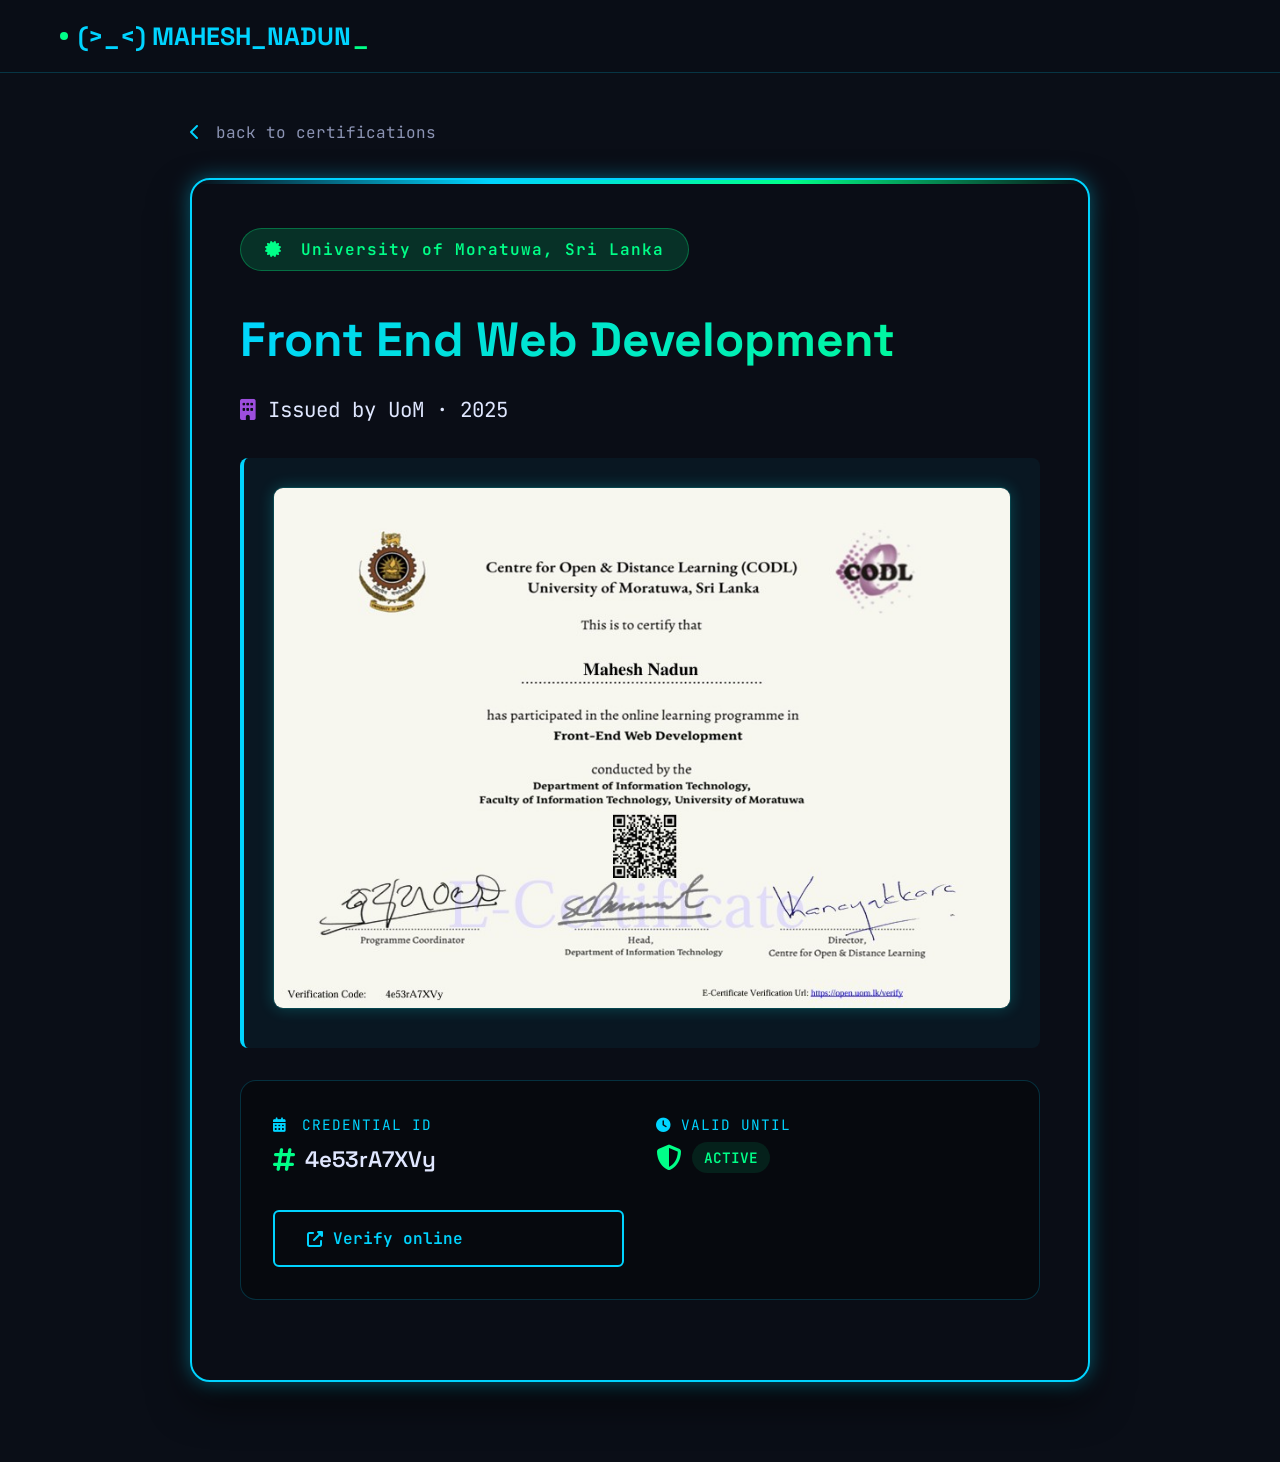
<file: FrontEndWebDevelopmentE-Certificate.html>
<!DOCTYPE html>
<html lang="en">
<head>
    <link href="https://unpkg.com/aos@2.3.1/dist/aos.css" rel="stylesheet">
    <meta name="viewport" content="width=device-width, initial-scale=1.0">
    <meta charset="UTF-8">
    <meta name="viewport" content="width=device-width, initial-scale=1.0">
    <title>Mahesh Nadun · Certificate</title>

    <link rel="stylesheet" href="https://cdnjs.cloudflare.com/ajax/libs/font-awesome/6.4.0/css/all.min.css">

    <link href="https://fonts.googleapis.com/css2?family=Space+Grotesk:wght@300;400;500;600;700&family=JetBrains+Mono:wght@300;400&display=swap" rel="stylesheet">
    
    <link rel="stylesheet" href="allCertificate.css">
</head>
<body data-aos="fade-up">

    <header class="header" id="header">
        <div class="nav-container">
            <a href="#home" class="logo">
                <span class="logo-dot"></span>
                <span id="scramble-text" class="scramble-text">(>_<) MAHESH_NADUN</span>
            </a>
        </div>
    </header>

    <section class="certificate-page">
        <div class="certificate-container">
            
            <a href="index.html" class="back-link"><i class="fas fa-chevron-left"></i> back to certifications</a>

            <div class="cert-card-single">
                <span class="cert-badge-large"><i class="fas fa-certificate" style="margin-right: 8px;"></i> University of Moratuwa, Sri Lanka</span>
                <h2> Front End Web Development</h2>
                
                <div class="cert-issuer">
                    <i class="fas fa-building"></i> Issued by UoM · 2025
                </div>

                <div class="cert-description">
                    <img src="FrontEndWebDevelopmentE-Certificate.jpg" alt="Certified Ethical Hacker Certificate" class="cert-image">
                </div>

                <div class="cert-meta-grid">
                    <div class="meta-item">
                        <span class="meta-label"><i class="fas fa-calendar-alt" style="margin-right: 5px;"></i> Credential ID</span>
                        <span class="meta-value"><i class="fas fa-hashtag"></i> 4e53rA7XVy</span>
                    </div>
                    <div class="meta-item">
                        <span class="meta-label"><i class="fas fa-clock"></i> Valid until</span>
                        <span class="meta-value"><i class="fas fa-shield-alt"></i>   <span class="verify-badge">ACTIVE</span></span>
                </div>

                    <a href="https://open.uom.lk/lms/?redirect=0" class="btn btn-outline" target="_blank">
                        <i class="fas fa-external-link-alt"></i> Verify online
                    </a>
                </div>
            </div>
        </div>
    </section>
            <script src="https://unpkg.com/aos@2.3.1/dist/aos.js"></script>
<script>
    AOS.init({
        duration: 1000,
        once: true
    });
</script>
</body>
</html>
</file>
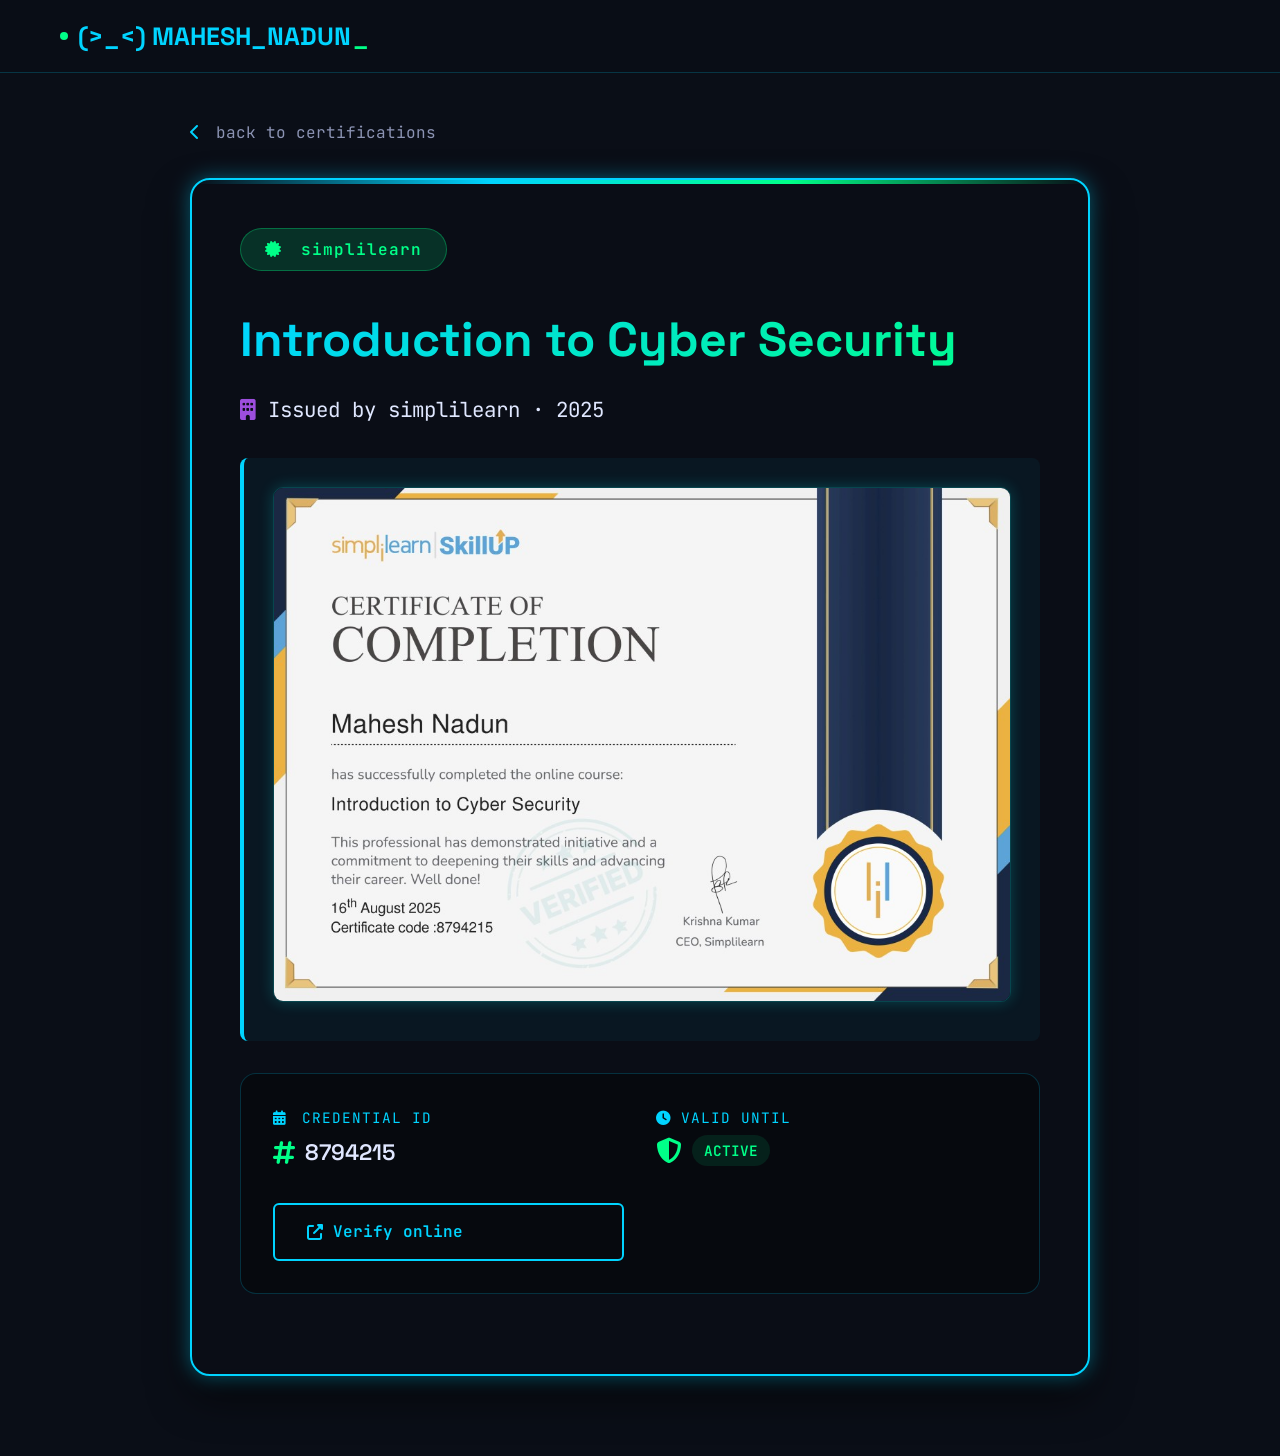
<file: IntroductiontoCyberSecurity.html>
<!DOCTYPE html>
<html lang="en">
<head>
    <link href="https://unpkg.com/aos@2.3.1/dist/aos.css" rel="stylesheet">
    <meta name="viewport" content="width=device-width, initial-scale=1.0">
    <meta charset="UTF-8">
    <meta name="viewport" content="width=device-width, initial-scale=1.0">
    <title>Mahesh Nadun · Certificate</title>

    <link rel="stylesheet" href="https://cdnjs.cloudflare.com/ajax/libs/font-awesome/6.4.0/css/all.min.css">

    <link href="https://fonts.googleapis.com/css2?family=Space+Grotesk:wght@300;400;500;600;700&family=JetBrains+Mono:wght@300;400&display=swap" rel="stylesheet">
    
    <link rel="stylesheet" href="allCertificate.css">
</head>
<body data-aos="fade-up">

    <header class="header" id="header">
        <div class="nav-container">
            <a href="#home" class="logo">
                <span class="logo-dot"></span>
                <span id="scramble-text" class="scramble-text">(>_<) MAHESH_NADUN</span>
            </a>
        </div>
    </header>

   
    <section class="certificate-page">
        <div class="certificate-container">
            
            <a href="index.html" class="back-link"><i class="fas fa-chevron-left"></i> back to certifications</a>

            <div class="cert-card-single">
                <span class="cert-badge-large"><i class="fas fa-certificate" style="margin-right: 8px;"></i> simplilearn</span>
                <h2> Introduction to Cyber Security</h2>
                
                <div class="cert-issuer">
                    <i class="fas fa-building"></i> Issued by simplilearn · 2025
                </div>

                <div class="cert-description">
                    <img src="IntroductiontoCyberSecurity.jpg" alt="Certified Ethical Hacker Certificate" class="cert-image">
                </div>

                <div class="cert-meta-grid">
                    <div class="meta-item">
                        <span class="meta-label"><i class="fas fa-calendar-alt" style="margin-right: 5px;"></i> Credential ID</span>
                        <span class="meta-value"><i class="fas fa-hashtag"></i> 8794215</span>
                    </div>
                    <div class="meta-item">
                        <span class="meta-label"><i class="fas fa-clock"></i> Valid until</span>
                        <span class="meta-value"><i class="fas fa-shield-alt"></i>   <span class="verify-badge">ACTIVE</span></span>
                </div>

                    <a href="https://lms.simplilearn.com/" class="btn btn-outline" target="_blank">
                        <i class="fas fa-external-link-alt"></i> Verify online
                    </a>
                </div>
            </div>
        </div>
    </section>
        <script src="https://unpkg.com/aos@2.3.1/dist/aos.js"></script>
<script>
    AOS.init({
        duration: 1000,
        once: true
    });
</script>
</body>
</html>
</file>
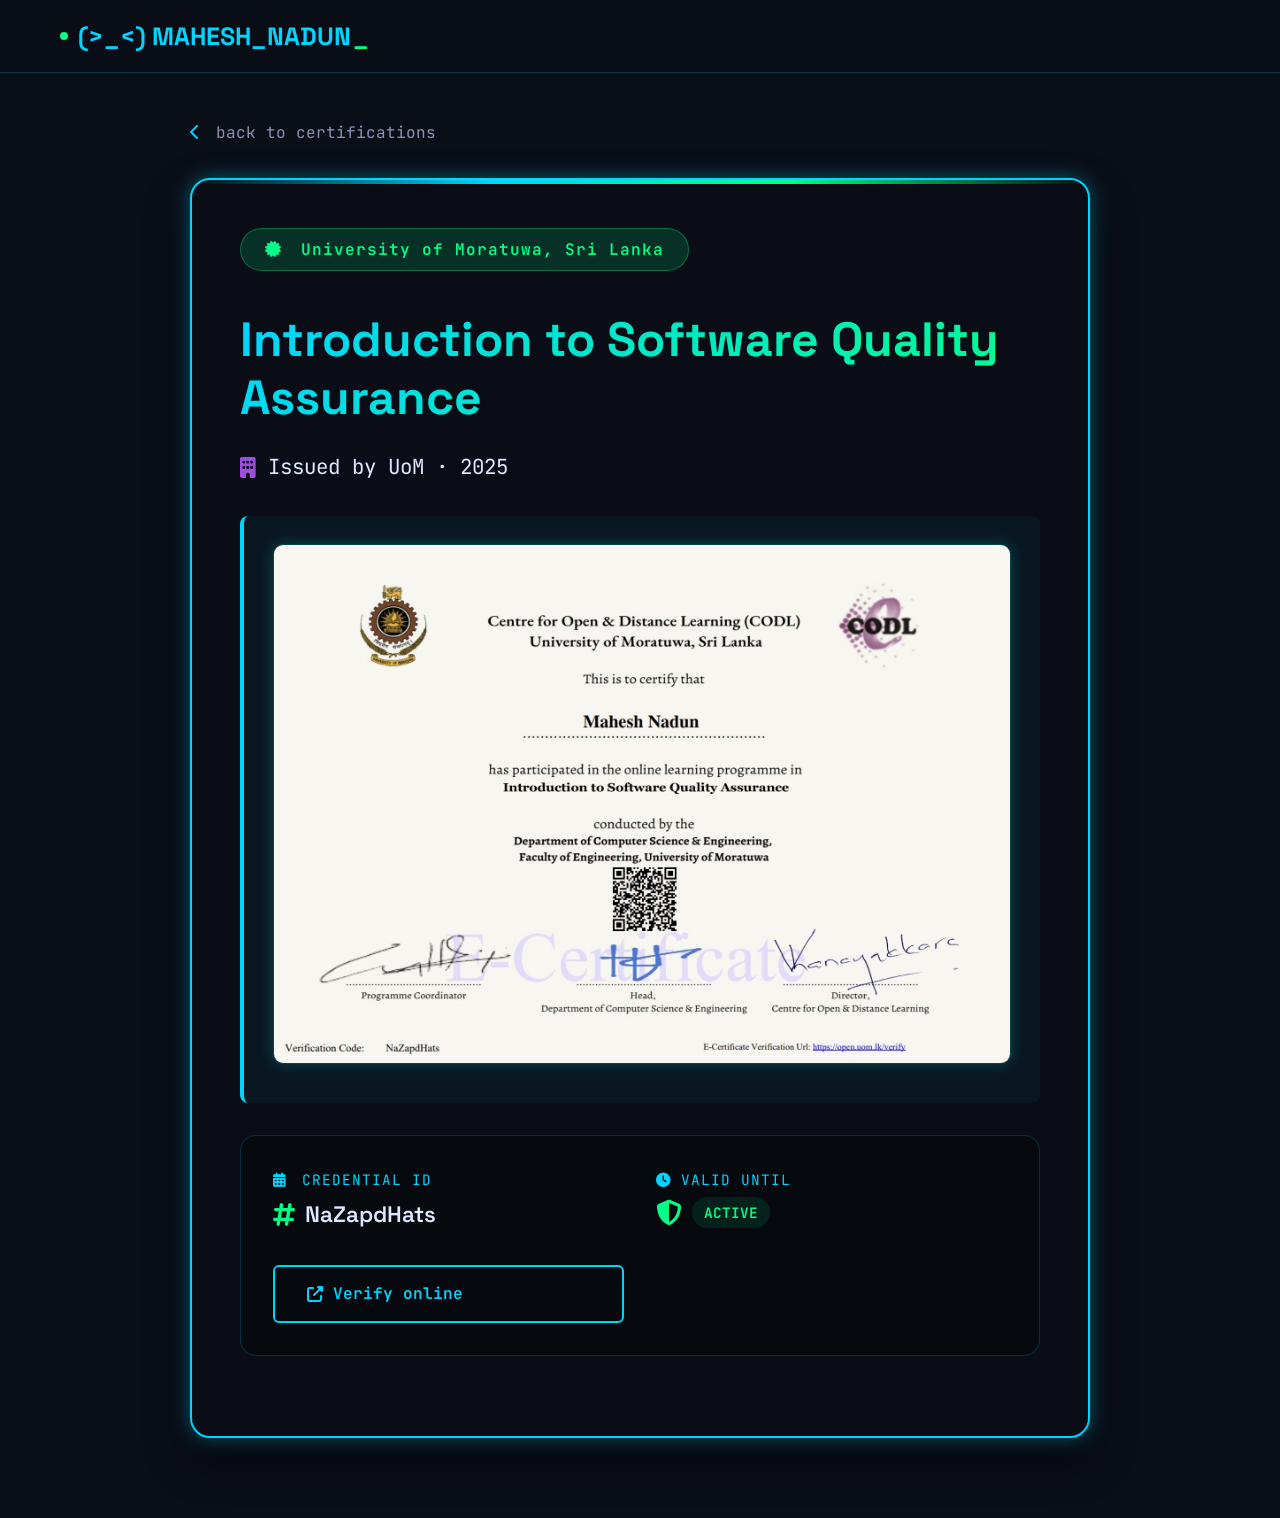
<file: IntroductiontoSoftwareQualityAssuranceE-Certificate.html>
<!DOCTYPE html>
<html lang="en">
<head>
    <link href="https://unpkg.com/aos@2.3.1/dist/aos.css" rel="stylesheet">
    <meta name="viewport" content="width=device-width, initial-scale=1.0">
    <meta charset="UTF-8">
    <meta name="viewport" content="width=device-width, initial-scale=1.0">
    <title>Mahesh Nadun · Certificate</title>

    <link rel="stylesheet" href="https://cdnjs.cloudflare.com/ajax/libs/font-awesome/6.4.0/css/all.min.css">

    <link href="https://fonts.googleapis.com/css2?family=Space+Grotesk:wght@300;400;500;600;700&family=JetBrains+Mono:wght@300;400&display=swap" rel="stylesheet">
    
    <link rel="stylesheet" href="allCertificate.css">
</head>
<body data-aos="fade-up">

    <header class="header" id="header">
        <div class="nav-container">
            <a href="#home" class="logo">
                <span class="logo-dot"></span>
                <span id="scramble-text" class="scramble-text">(>_<) MAHESH_NADUN</span>
            </a>
        </div>
    </header>

    <section class="certificate-page">
        <div class="certificate-container">
            
            <a href="index.html" class="back-link"><i class="fas fa-chevron-left"></i> back to certifications</a>

            <div class="cert-card-single">
                <span class="cert-badge-large"><i class="fas fa-certificate" style="margin-right: 8px;"></i> University of Moratuwa, Sri Lanka</span>
                <h2> Introduction to Software Quality Assurance</h2>
                
                <div class="cert-issuer">
                    <i class="fas fa-building"></i> Issued by UoM · 2025
                </div>

                <div class="cert-description">
                    <img src="IntroductiontoSoftwareQualityAssuranceE-Certificate.jpg" alt="Certified Ethical Hacker Certificate" class="cert-image">
                </div>

                <div class="cert-meta-grid">
                    <div class="meta-item">
                        <span class="meta-label"><i class="fas fa-calendar-alt" style="margin-right: 5px;"></i> Credential ID</span>
                        <span class="meta-value"><i class="fas fa-hashtag"></i> NaZapdHats</span>
                    </div>
                    <div class="meta-item">
                        <span class="meta-label"><i class="fas fa-clock"></i> Valid until</span>
                        <span class="meta-value"><i class="fas fa-shield-alt"></i>   <span class="verify-badge">ACTIVE</span></span>
                </div>

                    <a href="https://open.uom.lk/lms/?redirect=0" class="btn btn-outline" target="_blank">
                        <i class="fas fa-external-link-alt"></i> Verify online
                    </a>
                </div>
            </div>
        </div>
    </section>
            <script src="https://unpkg.com/aos@2.3.1/dist/aos.js"></script>
<script>
    AOS.init({
        duration: 1000,
        once: true
    });
</script>
</body>
</html>
</file>
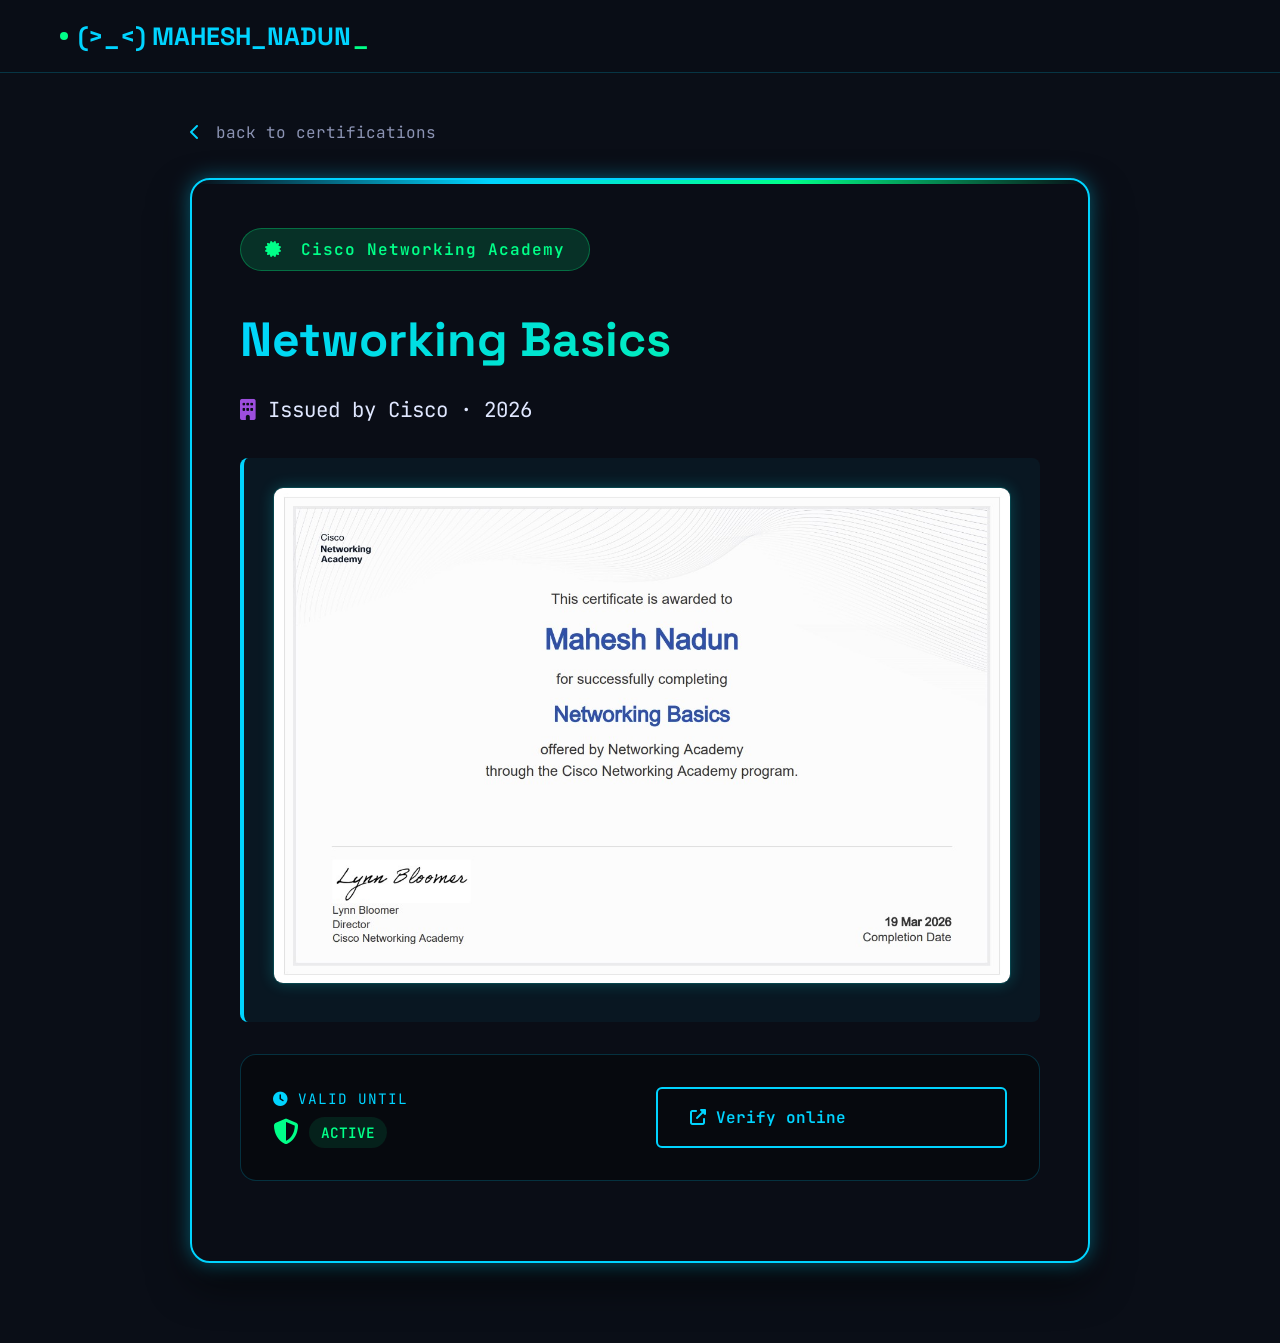
<file: Networking_Basics_certificate-cisco.html>
<!DOCTYPE html>
<html lang="en">
<head>
    <link href="https://unpkg.com/aos@2.3.1/dist/aos.css" rel="stylesheet">
    <meta name="viewport" content="width=device-width, initial-scale=1.0">
    <meta charset="UTF-8">
    <meta name="viewport" content="width=device-width, initial-scale=1.0">
    <title>Mahesh Nadun · Certificate</title>

    <link rel="stylesheet" href="https://cdnjs.cloudflare.com/ajax/libs/font-awesome/6.4.0/css/all.min.css">

    <link href="https://fonts.googleapis.com/css2?family=Space+Grotesk:wght@300;400;500;600;700&family=JetBrains+Mono:wght@300;400&display=swap" rel="stylesheet">
    
    <link rel="stylesheet" href="allCertificate.css">
</head>
<body data-aos="fade-up">

    <header class="header" id="header">
        <div class="nav-container">
            <a href="#home" class="logo">
                <span class="logo-dot"></span>
                <span id="scramble-text" class="scramble-text">(>_<) MAHESH_NADUN</span>
            </a>
        </div>
    </header>

    <section class="certificate-page">
        <div class="certificate-container">
            
            <a href="index.html" class="back-link"><i class="fas fa-chevron-left"></i> back to certifications</a>

            <div class="cert-card-single">
                <span class="cert-badge-large"><i class="fas fa-certificate" style="margin-right: 8px;"></i> Cisco Networking Academy</span>
                <h2> Networking Basics </h2>
                
                <div class="cert-issuer">
                    <i class="fas fa-building"></i> Issued by Cisco · 2026
                </div>

                <div class="cert-description">
                    <img src="Networking_Basics_certificate-cisco.jpg" alt="Certified Ethical Hacker Certificate" class="cert-image">
                </div>

                <div class="cert-meta-grid">
                    <div class="meta-item">
                        <span class="meta-label"><i class="fas fa-clock"></i> Valid until</span>
                        <span class="meta-value"><i class="fas fa-shield-alt"></i>   <span class="verify-badge">ACTIVE</span></span>
                </div>

                    <a href="https://www.credly.com/earner/dashboard" class="btn btn-outline" target="_blank">
                        <i class="fas fa-external-link-alt"></i> Verify online
                    </a>
                </div>
            </div>
        </div>
    </section>
            <script src="https://unpkg.com/aos@2.3.1/dist/aos.js"></script>
<script>
    AOS.init({
        duration: 1000,
        once: true
    });
</script>
</body>
</html>
</file>
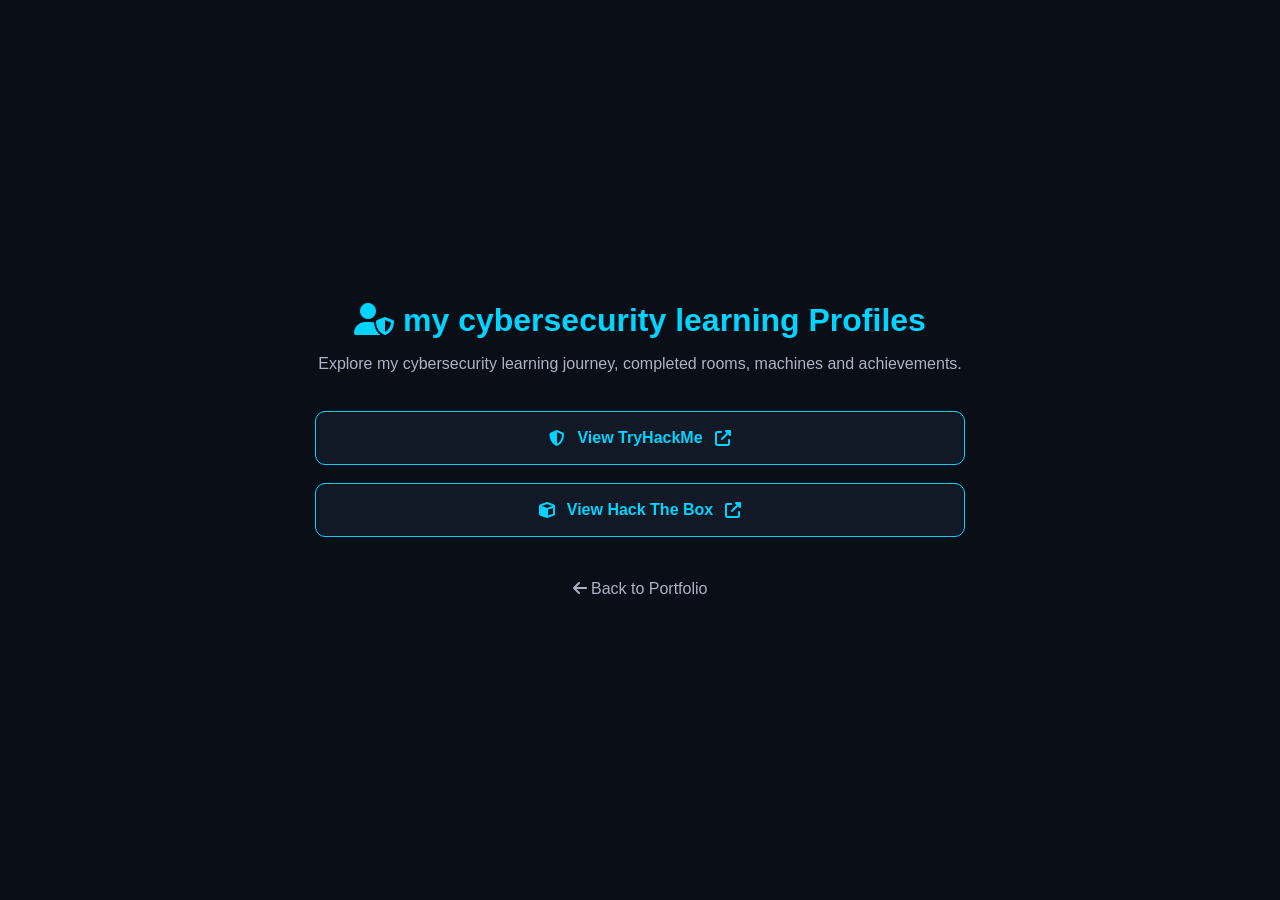
<file: profiles.html>
<!DOCTYPE html>
<html lang="en">
<head>
    <meta charset="UTF-8">
    <meta name="viewport" content="width=device-width, initial-scale=1.0">
    <title>Cybersecurity Profiles | Mahesh</title>

    <link rel="stylesheet"
          href="https://cdnjs.cloudflare.com/ajax/libs/font-awesome/6.5.0/css/all.min.css">

    <style>
        * {
            margin: 0;
            padding: 0;
            box-sizing: border-box;
        }

        body {
            min-height: 100vh;
            display: flex;
            justify-content: center;
            align-items: center;
            background: #0a0e17;
            color: #fff;
            font-family: Arial, sans-serif;
            padding: 20px;
        }

        .container {
            width: 100%;
            max-width: 650px;
            text-align: center;
        }

        h1 {
            color: #00d4ff;
            margin-bottom: 12px;
        }

        .subtitle {
            color: #aab4c5;
            margin-bottom: 35px;
            line-height: 1.6;
        }

        .profile-btn {
            display: flex;
            align-items: center;
            justify-content: center;
            gap: 12px;
            width: 100%;
            padding: 17px;
            margin: 18px 0;
            border: 1px solid #00d4ff;
            border-radius: 10px;
            background: #111927;
            color: #00d4ff;
            text-decoration: none;
            font-weight: bold;
            transition: 0.3s;
        }

        .profile-btn:hover {
            background: #00d4ff;
            color: #0a0e17;
            transform: translateY(-3px);
        }

        .back-btn {
            display: inline-block;
            margin-top: 25px;
            color: #aab4c5;
            text-decoration: none;
        }

        .back-btn:hover {
            color: #00ff88;
        }
    </style>
</head>

<body>
    <main class="container">
        <h1><i class="fas fa-user-shield"></i> my cybersecurity learning Profiles</h1>

        <p class="subtitle">
            Explore my cybersecurity learning journey,
            completed rooms, machines and achievements.
        </p>

        <a href="https://tryhackme.com/p/mahesh.nandun2220"
           target="_blank"
           rel="noopener noreferrer"
           class="profile-btn">
            <i class="fas fa-shield-alt"></i>
            View TryHackMe
            <i class="fas fa-external-link-alt"></i>
        </a>

        <a href="https://profile.hackthebox.com/profile/01a15ffb-8e72-720a-b345-1e007341df99?utm_medium=copy_url"
           target="_blank"
           rel="noopener noreferrer"
           class="profile-btn">
            <i class="fas fa-cube"></i>
            View Hack The Box
            <i class="fas fa-external-link-alt"></i>
        </a>

        <a href="index.html" class="back-btn">
            <i class="fas fa-arrow-left"></i> Back to Portfolio
        </a>
    </main>
</body>
</html>
</file>
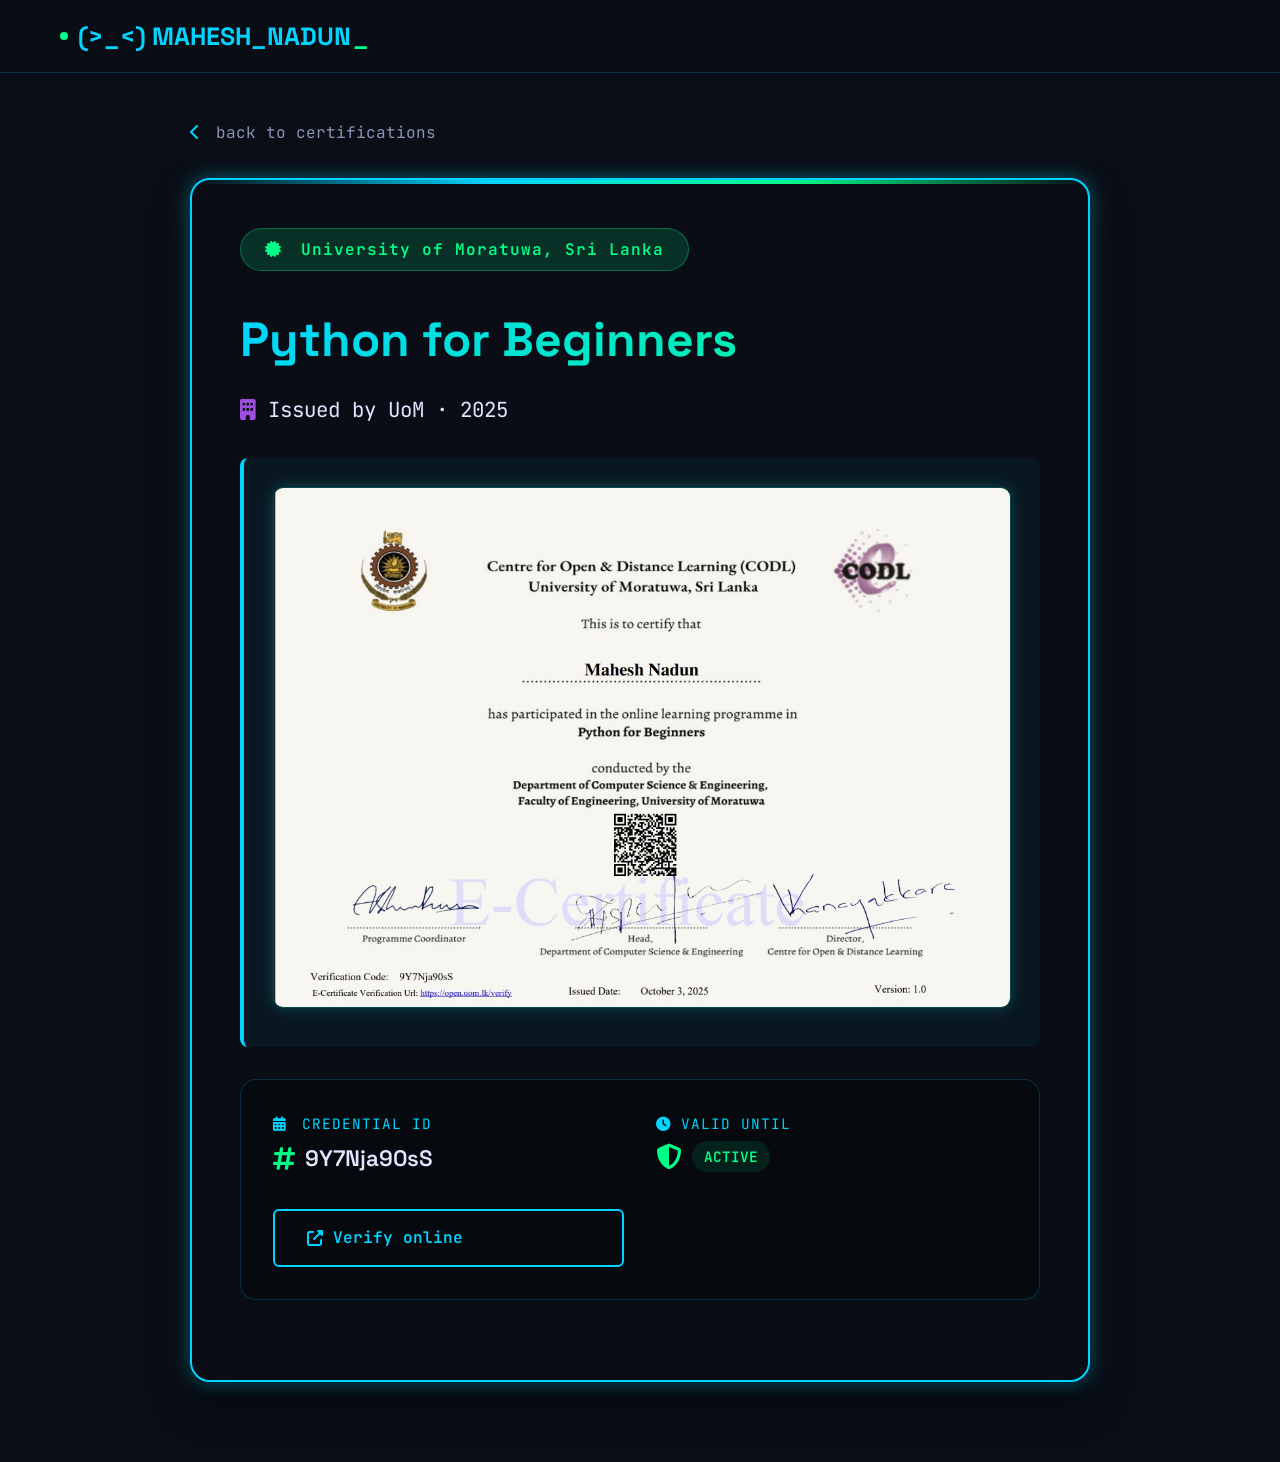
<file: PythonforBeginnersE-Certificate.html>
<!DOCTYPE html>
<html lang="en">
<head>
    <link href="https://unpkg.com/aos@2.3.1/dist/aos.css" rel="stylesheet">
    <meta name="viewport" content="width=device-width, initial-scale=1.0">
    <meta charset="UTF-8">
    <meta name="viewport" content="width=device-width, initial-scale=1.0">
    <title>Mahesh Nadun · Certificate</title>

    <link rel="stylesheet" href="https://cdnjs.cloudflare.com/ajax/libs/font-awesome/6.4.0/css/all.min.css">

    <link href="https://fonts.googleapis.com/css2?family=Space+Grotesk:wght@300;400;500;600;700&family=JetBrains+Mono:wght@300;400&display=swap" rel="stylesheet">
    
    <link rel="stylesheet" href="allCertificate.css">
</head>
<body data-aos="fade-up">

    <header class="header" id="header">
        <div class="nav-container">
            <a href="#home" class="logo">
                <span class="logo-dot"></span>
                <span id="scramble-text" class="scramble-text">(>_<) MAHESH_NADUN</span>
            </a>
        </div>
    </header>

    <section class="certificate-page">
        <div class="certificate-container">
            
            <a href="index.html" class="back-link"><i class="fas fa-chevron-left"></i> back to certifications</a>

            <div class="cert-card-single">
                <span class="cert-badge-large"><i class="fas fa-certificate" style="margin-right: 8px;"></i> University of Moratuwa, Sri Lanka</span>
                <h2> Python for Beginners</h2>
                
                <div class="cert-issuer">
                    <i class="fas fa-building"></i> Issued by UoM · 2025
                </div>

                <div class="cert-description">
                    <img src="PythonforBeginnersE-Certificate.jpg" alt="Certified Ethical Hacker Certificate" class="cert-image">
                </div>

                <div class="cert-meta-grid">
                    <div class="meta-item">
                        <span class="meta-label"><i class="fas fa-calendar-alt" style="margin-right: 5px;"></i> Credential ID</span>
                        <span class="meta-value"><i class="fas fa-hashtag"></i> 9Y7Nja90sS</span>
                    </div>
                    <div class="meta-item">
                        <span class="meta-label"><i class="fas fa-clock"></i> Valid until</span>
                        <span class="meta-value"><i class="fas fa-shield-alt"></i>   <span class="verify-badge">ACTIVE</span></span>
                </div>

                    <a href="https://open.uom.lk/lms/?redirect=0" class="btn btn-outline" target="_blank">
                        <i class="fas fa-external-link-alt"></i> Verify online
                    </a>
                </div>
            </div>
        </div>
    </section>
            <script src="https://unpkg.com/aos@2.3.1/dist/aos.js"></script>
<script>
    AOS.init({
        duration: 1000,
        once: true
    });
</script>
</body>
</html>
</file>
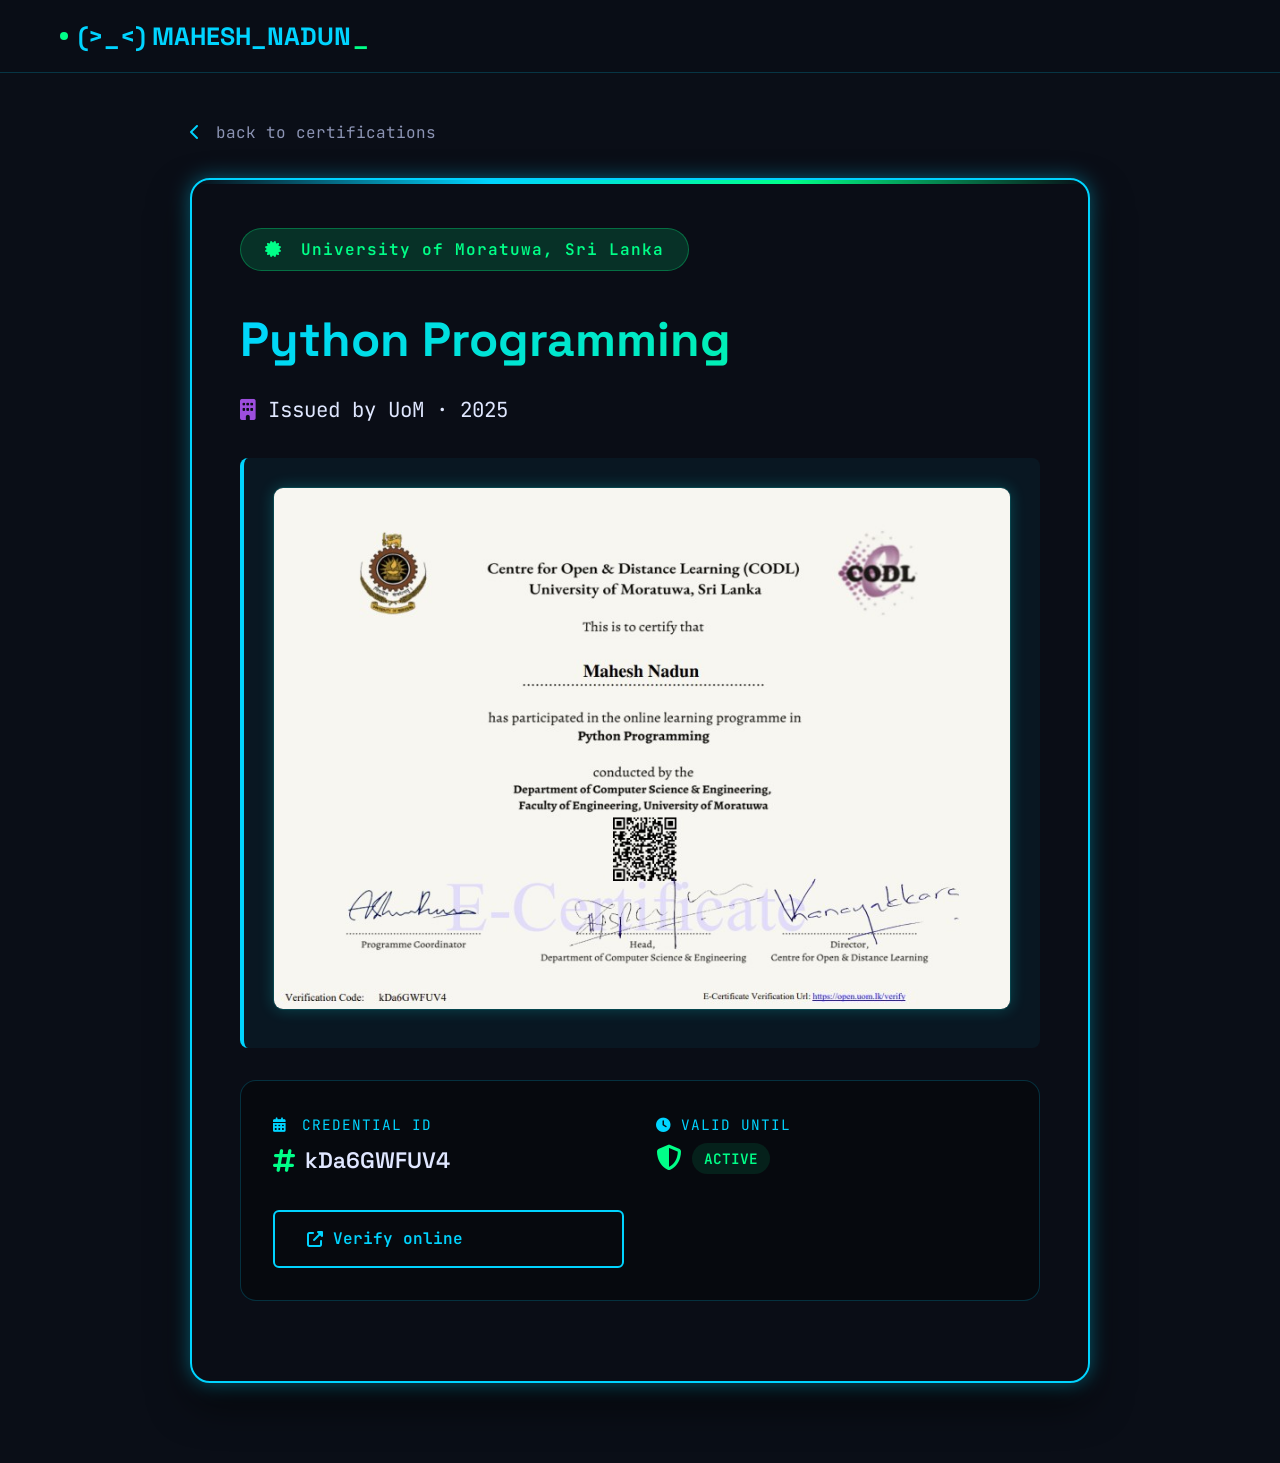
<file: PythonProgrammingE-Certificate.html>
<!DOCTYPE html>
<html lang="en">
<head>
    <link href="https://unpkg.com/aos@2.3.1/dist/aos.css" rel="stylesheet">
    <meta name="viewport" content="width=device-width, initial-scale=1.0">
    <meta charset="UTF-8">
    <meta name="viewport" content="width=device-width, initial-scale=1.0">
    <title>Mahesh Nadun · Certificate</title>

    <link rel="stylesheet" href="https://cdnjs.cloudflare.com/ajax/libs/font-awesome/6.4.0/css/all.min.css">

    <link href="https://fonts.googleapis.com/css2?family=Space+Grotesk:wght@300;400;500;600;700&family=JetBrains+Mono:wght@300;400&display=swap" rel="stylesheet">
    
    <link rel="stylesheet" href="allCertificate.css">
</head>
<body data-aos="fade-up">

    <header class="header" id="header">
        <div class="nav-container">
            <a href="#home" class="logo">
                <span class="logo-dot"></span>
                <span id="scramble-text" class="scramble-text">(>_<) MAHESH_NADUN</span>
            </a>
        </div>
    </header>

    <section class="certificate-page">
        <div class="certificate-container">
            
            <a href="index.html" class="back-link"><i class="fas fa-chevron-left"></i> back to certifications</a>

            <div class="cert-card-single">
                <span class="cert-badge-large"><i class="fas fa-certificate" style="margin-right: 8px;"></i> University of Moratuwa, Sri Lanka</span>
                <h2> Python Programming</h2>
                
                <div class="cert-issuer">
                    <i class="fas fa-building"></i> Issued by UoM · 2025
                </div>

                <div class="cert-description">
                    <img src="PythonProgrammingE-Certificate.jpg" alt="Certified Ethical Hacker Certificate" class="cert-image">
                </div>

                <div class="cert-meta-grid">
                    <div class="meta-item">
                        <span class="meta-label"><i class="fas fa-calendar-alt" style="margin-right: 5px;"></i> Credential ID</span>
                        <span class="meta-value"><i class="fas fa-hashtag"></i> kDa6GWFUV4</span>
                    </div>
                    <div class="meta-item">
                        <span class="meta-label"><i class="fas fa-clock"></i> Valid until</span>
                        <span class="meta-value"><i class="fas fa-shield-alt"></i>   <span class="verify-badge">ACTIVE</span></span>
                </div>

                    <a href="https://open.uom.lk/lms/?redirect=0" class="btn btn-outline" target="_blank">
                        <i class="fas fa-external-link-alt"></i> Verify online
                    </a>
                </div>
            </div>
        </div>
    </section>
            <script src="https://unpkg.com/aos@2.3.1/dist/aos.js"></script>
<script>
    AOS.init({
        duration: 1000,
        once: true
    });
</script>
</body>
</html>
</file>
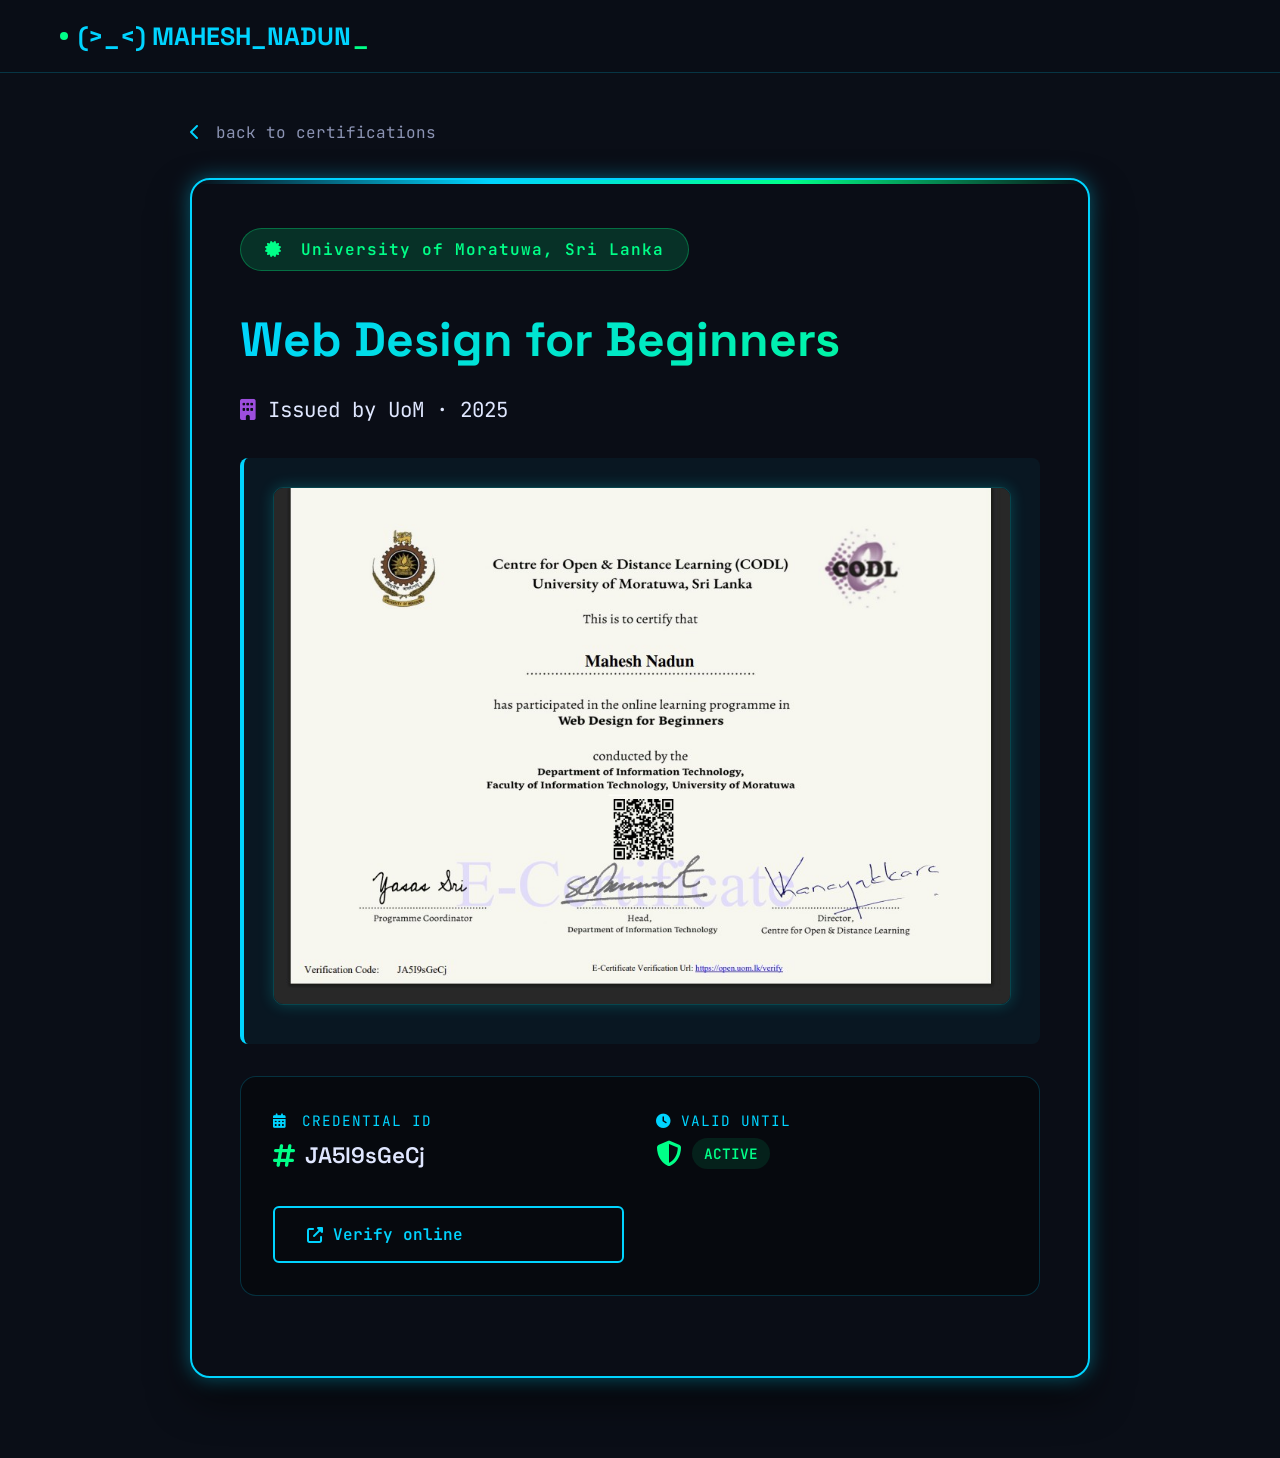
<file: WebDesignforBeginnersE-Certificate.html>
<!DOCTYPE html>
<html lang="en">
<head>
    <link href="https://unpkg.com/aos@2.3.1/dist/aos.css" rel="stylesheet">
    <meta name="viewport" content="width=device-width, initial-scale=1.0">
    <meta charset="UTF-8">
    <meta name="viewport" content="width=device-width, initial-scale=1.0">
    <title>Mahesh Nadun · Certificate</title>

    <link rel="stylesheet" href="https://cdnjs.cloudflare.com/ajax/libs/font-awesome/6.4.0/css/all.min.css">

    <link href="https://fonts.googleapis.com/css2?family=Space+Grotesk:wght@300;400;500;600;700&family=JetBrains+Mono:wght@300;400&display=swap" rel="stylesheet">
    
    <link rel="stylesheet" href="allCertificate.css">
</head>
<body data-aos="fade-up">

    <header class="header" id="header">
        <div class="nav-container">
            <a href="#home" class="logo">
                <span class="logo-dot"></span>
                <span id="scramble-text" class="scramble-text">(>_<) MAHESH_NADUN</span>
            </a>
        </div>
    </header>

    <section class="certificate-page">
        <div class="certificate-container">
            
            <a href="index.html" class="back-link"><i class="fas fa-chevron-left"></i> back to certifications</a>

            <div class="cert-card-single">
                <span class="cert-badge-large"><i class="fas fa-certificate" style="margin-right: 8px;"></i> University of Moratuwa, Sri Lanka</span>
                <h2> Web Design for Beginners</h2>
                
                <div class="cert-issuer">
                    <i class="fas fa-building"></i> Issued by UoM · 2025
                </div>

                <div class="cert-description">
                    <img src="WebDesignforBeginnersE-Certificate.jpg" alt="Certified Ethical Hacker Certificate" class="cert-image">
                </div>

                <div class="cert-meta-grid">
                    <div class="meta-item">
                        <span class="meta-label"><i class="fas fa-calendar-alt" style="margin-right: 5px;"></i> Credential ID</span>
                        <span class="meta-value"><i class="fas fa-hashtag"></i> JA5I9sGeCj</span>
                    </div>
                    <div class="meta-item">
                        <span class="meta-label"><i class="fas fa-clock"></i> Valid until</span>
                        <span class="meta-value"><i class="fas fa-shield-alt"></i>   <span class="verify-badge">ACTIVE</span></span>
                </div>

                    <a href="https://open.uom.lk/lms/?redirect=0" class="btn btn-outline" target="_blank">
                        <i class="fas fa-external-link-alt"></i> Verify online
                    </a>
                </div>
            </div>
        </div>
    </section>
            <script src="https://unpkg.com/aos@2.3.1/dist/aos.js"></script>
<script>
    AOS.init({
        duration: 1000,
        once: true
    });
</script>
</body>
</html>
</file>
<file: allCertificate.css>
:root {
    --cyber-dark: #0a0e17;
    --cyber-darker: #050811;
    --cyber-blue: #00d4ff;
    --cyber-green: #00ff88;
    --cyber-red: #ff0055;
    --cyber-purple: #9d4edd;
    --cyber-yellow: #ffcc00;
    --cyber-gray: #8b93b3;
    --cyber-light: #e0e7ff;
    --gradient-cyber: linear-gradient(135deg, var(--cyber-blue), var(--cyber-green));
    --gradient-hacker: linear-gradient(135deg, var(--cyber-purple), var(--cyber-red));
    --shadow-glow-blue: 0 0 20px rgba(0, 212, 255, 0.4);
    --shadow-glow-green: 0 0 20px rgba(0, 255, 136, 0.4);
    --font-main: 'Space Grotesk', sans-serif;
    --font-mono: 'JetBrains Mono', monospace;
    --section-padding: 100px 20px;
}
* {
    margin: 0;
    padding: 0;
    box-sizing: border-box;
}
html {
    scroll-behavior: smooth;
}
body {
    font-family: var(--font-main);
    background-color: var(--cyber-dark);
    color: var(--cyber-light);
    line-height: 1.6;
    overflow-x: hidden;
    position: relative;
    min-height: 100vh;
    display: flex;
    flex-direction: column;
}
#matrix-bg {
    position: fixed;
    top: 0;
    left: 0;
    width: 100%;
    height: 100%;
    z-index: -1;
    opacity: 0.03;
    pointer-events: none;
}
.header {
    position: fixed;
    top: 0;
    left: 0;
    width: 100%;
    z-index: 1000;
    background: rgba(10, 14, 23, 0.95);
    backdrop-filter: blur(10px);
    border-bottom: 1px solid rgba(0, 212, 255, 0.2);
    padding: 1rem 0;
}
.nav-container {
    max-width: 1200px;
    margin: 0 auto;
    padding: 0 20px;
    display: flex;
    justify-content: space-between;
    align-items: center;
}
.logo {
    display: flex;
    align-items: center;
    gap: 10px;
    font-size: 1.5rem;
    font-weight: 700;
    color: var(--cyber-blue);
    text-decoration: none;
}
.logo-dot {
    width: 8px;
    height: 8px;
    background: var(--cyber-green);
    border-radius: 50%;
    animation: pulse 2s infinite;
}
@keyframes pulse {
    0%, 100% { opacity: 1; }
    50% { opacity: 0.5; }
}
.scramble-text {
    display: inline-flex;
    cursor: pointer;
    position: relative;
    font-size: 25px;
}
.scramble-text::after {
    content: '_';
    color: var(--cyber-green);
    animation: blink 1s infinite;
    margin-left: 2px;
}
@keyframes blink {
    0%, 100% { opacity: 1; }
    50% { opacity: 0; }
}
.certificate-page {
    flex: 1;
    display: flex;
    align-items: center;
    justify-content: center;
    padding: 120px 20px 80px; /* header offset */
}
.certificate-container {
    max-width: 900px;
    width: 100%;
    margin: 0 auto;
}
.back-link {
    margin-bottom: 2rem;
    display: inline-block;
    color: var(--cyber-gray);
    font-family: var(--font-mono);
    text-decoration: none;
    transition: color 0.3s;
}
.back-link i {
    margin-right: 6px;
    color: var(--cyber-blue);
}
.back-link:hover {
    color: var(--cyber-blue);
}
.cert-card-single {
    background: rgba(10, 14, 23, 0.9);
    border: 2px solid var(--cyber-blue);
    border-radius: 20px;
    padding: 3rem;
    box-shadow: var(--shadow-glow-blue), 0 20px 40px rgba(0,0,0,0.6);
    backdrop-filter: blur(4px);
    position: relative;
    overflow: hidden;
    transition: all 0.3s ease;
}
.cert-card-single:hover {
    border-color: var(--cyber-green);
    box-shadow: var(--shadow-glow-green);
}
.cert-card-single::before {
    content: '';
    position: absolute;
    top: 0;
    left: 0;
    width: 100%;
    height: 4px;
    background: linear-gradient(90deg, transparent, var(--cyber-blue), var(--cyber-green), transparent);
    animation: scanLine 4s linear infinite;
}
@keyframes scanLine {
        0% { transform: translateX(-100%); }
        100% { transform: translateX(100%); }
}
.cert-badge-large {
    display: inline-block;
    background: rgba(0, 255, 136, 0.15);
    color: var(--cyber-green);
    padding: 8px 24px;
    border-radius: 40px;
    font-family: var(--font-mono);
    font-size: 1rem;
    font-weight: 600;
    letter-spacing: 1px;
    border: 1px solid rgba(0, 255, 136, 0.3);
    margin-bottom: 1.5rem;
}
.cert-card-single h2 {
    font-size: 3rem;
    line-height: 1.2;
    margin: 1rem 0 1.5rem;
    background: linear-gradient(135deg, var(--cyber-blue), var(--cyber-green));
    -webkit-background-clip: text;
    background-clip: text;
    color: transparent;
}
.cert-issuer {
    display: flex;
    align-items: center;
    gap: 12px;
    font-size: 1.3rem;
    color: var(--cyber-light);
    margin-bottom: 1rem;
    font-family: var(--font-mono);
}
.cert-issuer i {
    color: var(--cyber-purple);
}
.cert-description {
    background: rgba(0, 212, 255, 0.05);
    border-left: 4px solid var(--cyber-blue);
    padding: 1.8rem;
    border-radius: 8px;
    margin: 2rem 0;
    font-size: 1.2rem;
    color: var(--cyber-gray);
}
.cert-meta-grid {
    display: grid;
    grid-template-columns: 1fr 1fr;
    gap: 2rem;
    background: rgba(0,0,0,0.3);
    border-radius: 16px;
    padding: 2rem;
    margin: 2rem 0;
    border: 1px solid rgba(0,212,255,0.2);
}
.meta-item {
    display: flex;
    flex-direction: column;
}
.meta-label {
    font-family: var(--font-mono);
    font-size: 0.9rem;
    color: var(--cyber-blue);
    text-transform: uppercase;
    letter-spacing: 1px;
    margin-bottom: 0.4rem;
}
.meta-value {
    font-size: 1.4rem;
    font-weight: 600;
    display: flex;
    align-items: center;
    gap: 10px;
}
.meta-value i {
    color: var(--cyber-green);
    font-size: 1.6rem;
}
.verify-badge {
    background: rgba(0,255,136,0.1);
    padding: 4px 12px;
    border-radius: 40px;
    font-size: 0.9rem;
    color: var(--cyber-green);
    font-family: var(--font-mono);
    display: inline-block;
}
.action-buttons {
    display: flex;
    gap: 1.5rem;
    margin-top: 2.5rem;
    flex-wrap: wrap;
}
.btn {
    display: inline-flex;
    align-items: center;
    gap: 10px;
    padding: 14px 32px;
    border-radius: 6px;
    text-decoration: none;
    font-weight: 600;
    transition: all 0.3s ease;
    font-family: var(--font-mono);
    border: 2px solid transparent;
}
.btn-outline {
    background: transparent;
    color: var(--cyber-blue);
    border-color: var(--cyber-blue);
}
.btn-outline:hover {
    background: rgba(0, 212, 255, 0.1);
    box-shadow: var(--shadow-glow-blue);
}
 @media (max-width: 768px) {
    .cert-card-single {
        padding: 2rem;
    }
    .cert-card-single h2 {
        font-size: 2.2rem;
    }
    .cert-meta-grid {
        grid-template-columns: 1fr;
    }
    .nav-links {
        display: none;
    }
}
.cert-image{
    width: 100%;
    max-width: 100%;
    border-radius: 10px;
    border: 1px solid rgba(0,255,255,0.2);
    box-shadow: 0 0 15px rgba(0,255,255,0.2);
}
/* Add to the end of allCertificate.css */

@media (max-width: 768px) {
    .certificate-page {
        padding: 100px 15px 60px;
    }
    
    .cert-card-single {
        padding: 1.5rem;
    }
    
    .cert-card-single h2 {
        font-size: 1.8rem;
    }
    
    .cert-badge-large {
        font-size: 0.8rem;
        padding: 6px 16px;
    }
    
    .cert-issuer {
        font-size: 1.1rem;
        flex-wrap: wrap;
    }
    
    .cert-description {
        padding: 1rem;
        margin: 1.5rem 0;
    }
    
    .cert-meta-grid {
        grid-template-columns: 1fr;
        gap: 1rem;
        padding: 1.5rem;
    }
    
    .meta-value {
        font-size: 1.1rem;
        flex-wrap: wrap;
    }
    
    .action-buttons {
        flex-direction: column;
    }
    
    .btn {
        width: 100%;
        justify-content: center;
    }
    
    .back-link {
        margin-bottom: 1rem;
        font-size: 0.9rem;
    }
    
    .cert-image {
        max-height: 300px;
        object-fit: contain;
    }
}

@media (max-width: 480px) {
    .cert-card-single {
        padding: 1.2rem;
    }
    
    .cert-card-single h2 {
        font-size: 1.5rem;
    }
    
    .cert-badge-large {
        font-size: 0.75rem;
        padding: 4px 12px;
    }
    
    .cert-issuer {
        font-size: 1rem;
    }
    
    .meta-label {
        font-size: 0.8rem;
    }
    
    .meta-value {
        font-size: 1rem;
    }
    
    .verify-badge {
        font-size: 0.8rem;
    }
}
</file>
